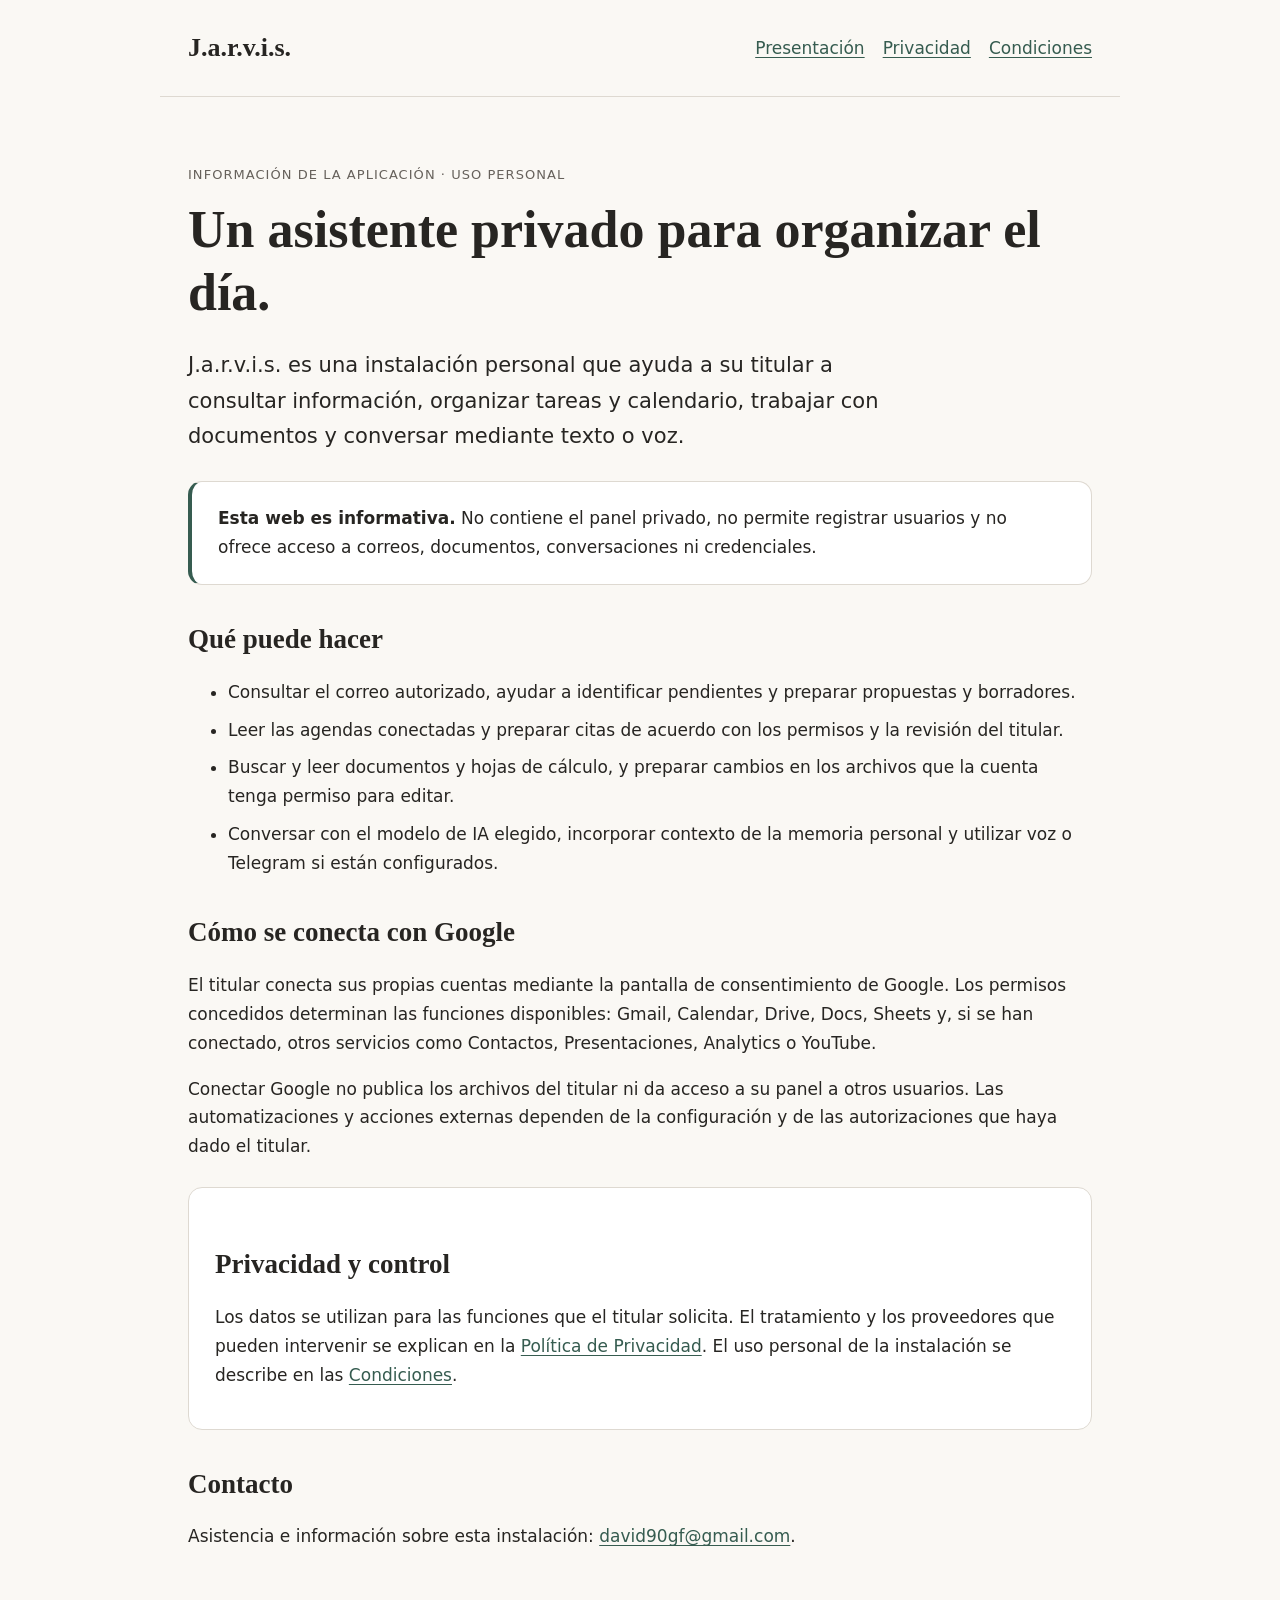
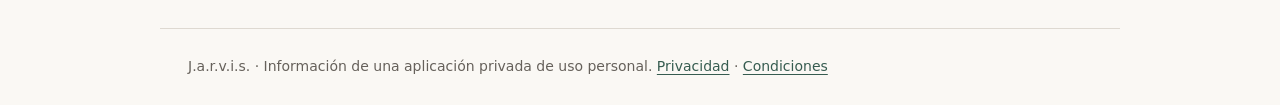
<file: index.html>
<!doctype html><html lang="es"><head><meta charset="utf-8"><meta name="viewport" content="width=device-width,initial-scale=1"><meta name="robots" content="noindex,follow"><meta name="description" content="Información sobre J.a.r.v.i.s., un asistente privado de uso personal, y sus conexiones con Google."><meta http-equiv="Content-Security-Policy" content="default-src 'none'; style-src 'self'; img-src 'self'; base-uri 'none'; form-action 'none'"><link rel="stylesheet" href="style.css"><title>J.a.r.v.i.s. · Asistente personal privado</title></head><body><header><a class="brand" href="index.html">J.a.r.v.i.s.</a><nav aria-label="Información"><a href="index.html" aria-current="page">Presentación</a><a href="privacidad.html">Privacidad</a><a href="condiciones.html">Condiciones</a></nav></header><main><p class="eyebrow">Información de la aplicación · Uso personal</p><h1>Un asistente privado para organizar el día.</h1><p class="intro">J.a.r.v.i.s. es una instalación personal que ayuda a su titular a consultar información, organizar tareas y calendario, trabajar con documentos y conversar mediante texto o voz.</p><div class="note"><strong>Esta web es informativa.</strong> No contiene el panel privado, no permite registrar usuarios y no ofrece acceso a correos, documentos, conversaciones ni credenciales.</div><h2>Qué puede hacer</h2><ul><li>Consultar el correo autorizado, ayudar a identificar pendientes y preparar propuestas y borradores.</li><li>Leer las agendas conectadas y preparar citas de acuerdo con los permisos y la revisión del titular.</li><li>Buscar y leer documentos y hojas de cálculo, y preparar cambios en los archivos que la cuenta tenga permiso para editar.</li><li>Conversar con el modelo de IA elegido, incorporar contexto de la memoria personal y utilizar voz o Telegram si están configurados.</li></ul><h2>Cómo se conecta con Google</h2><p>El titular conecta sus propias cuentas mediante la pantalla de consentimiento de Google. Los permisos concedidos determinan las funciones disponibles: Gmail, Calendar, Drive, Docs, Sheets y, si se han conectado, otros servicios como Contactos, Presentaciones, Analytics o YouTube.</p><p>Conectar Google no publica los archivos del titular ni da acceso a su panel a otros usuarios. Las automatizaciones y acciones externas dependen de la configuración y de las autorizaciones que haya dado el titular.</p><section class="card"><h2>Privacidad y control</h2><p>Los datos se utilizan para las funciones que el titular solicita. El tratamiento y los proveedores que pueden intervenir se explican en la <a href="privacidad.html">Política de Privacidad</a>. El uso personal de la instalación se describe en las <a href="condiciones.html">Condiciones</a>.</p></section><h2>Contacto</h2><p>Asistencia e información sobre esta instalación: <a href="mailto:david90gf@gmail.com">david90gf@gmail.com</a>.</p></main><footer>J.a.r.v.i.s. · Información de una aplicación privada de uso personal. <a href="privacidad.html">Privacidad</a> · <a href="condiciones.html">Condiciones</a></footer></body></html>
</file>
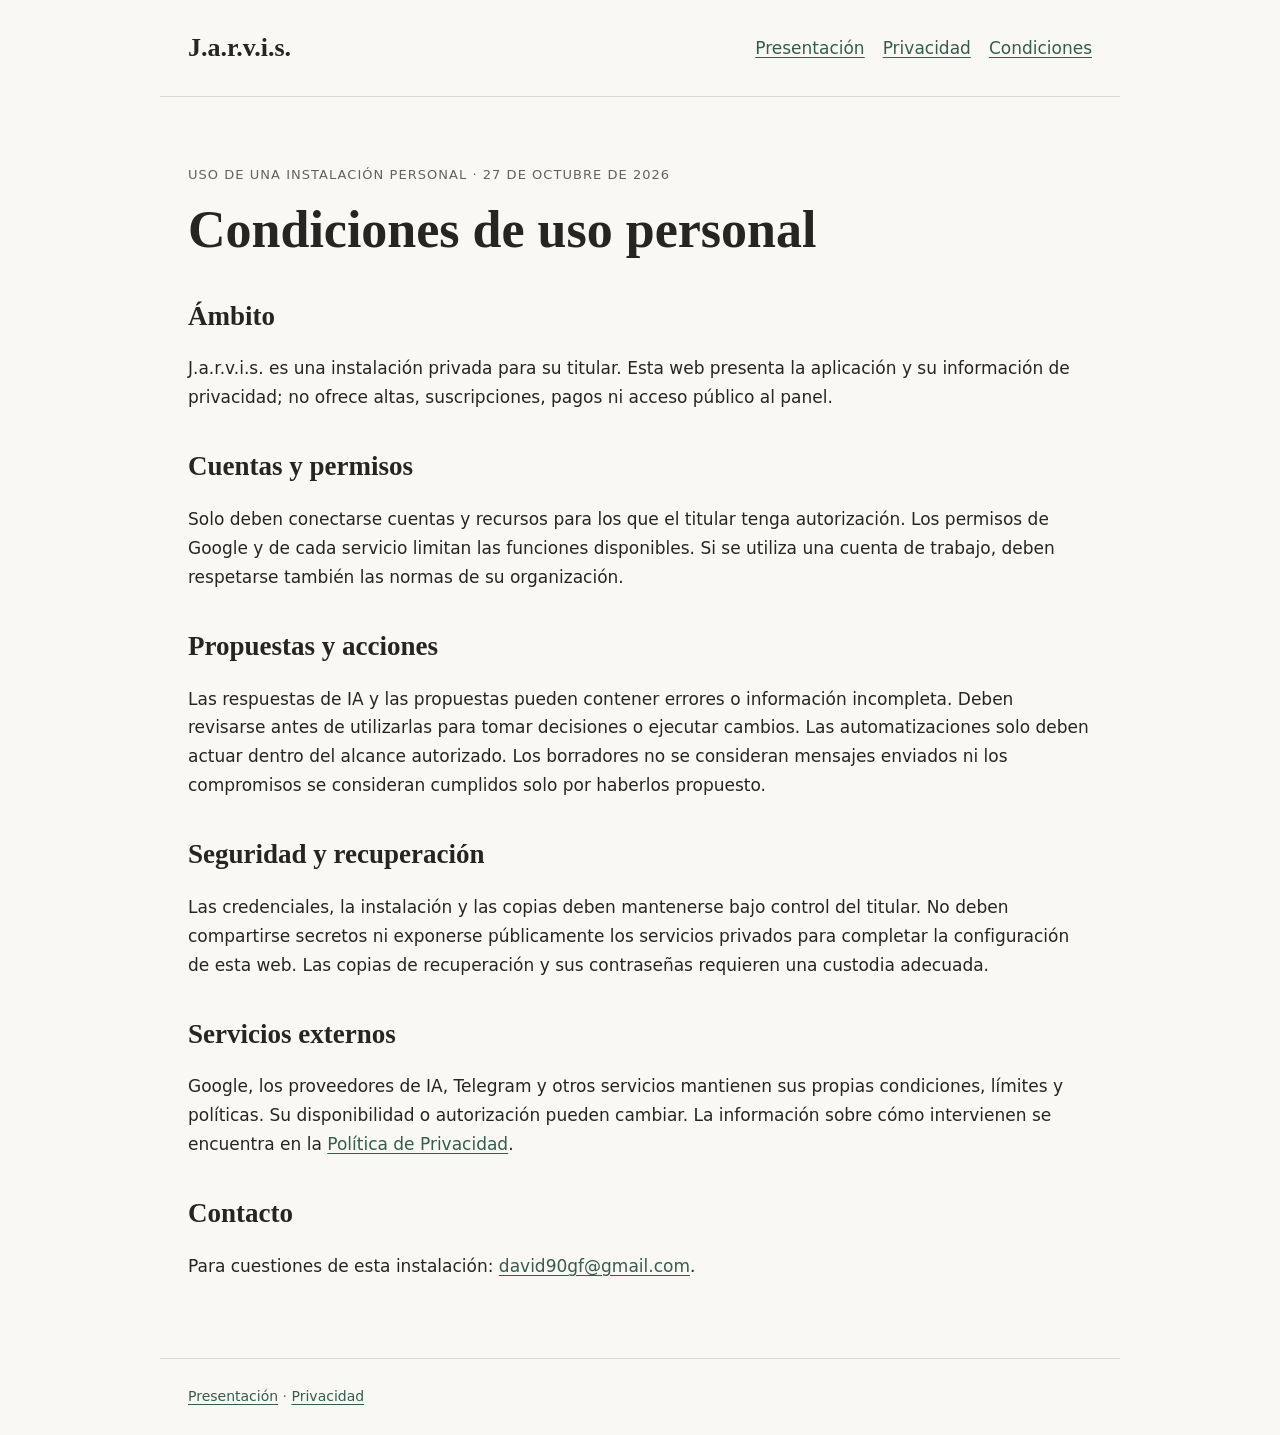
<file: condiciones.html>
<!doctype html><html lang="es"><head><meta charset="utf-8"><meta name="viewport" content="width=device-width,initial-scale=1"><meta name="robots" content="noindex,follow"><meta http-equiv="Content-Security-Policy" content="default-src 'none'; style-src 'self'; img-src 'self'; base-uri 'none'; form-action 'none'"><link rel="stylesheet" href="style.css"><title>Condiciones · J.a.r.v.i.s.</title></head><body><header><a class="brand" href="index.html">J.a.r.v.i.s.</a><nav aria-label="Información"><a href="index.html">Presentación</a><a href="privacidad.html">Privacidad</a><a href="condiciones.html" aria-current="page">Condiciones</a></nav></header><main><p class="eyebrow">Uso de una instalación personal · 27 de octubre de 2026</p><h1>Condiciones de uso personal</h1><h2>Ámbito</h2><p>J.a.r.v.i.s. es una instalación privada para su titular. Esta web presenta la aplicación y su información de privacidad; no ofrece altas, suscripciones, pagos ni acceso público al panel.</p><h2>Cuentas y permisos</h2><p>Solo deben conectarse cuentas y recursos para los que el titular tenga autorización. Los permisos de Google y de cada servicio limitan las funciones disponibles. Si se utiliza una cuenta de trabajo, deben respetarse también las normas de su organización.</p><h2>Propuestas y acciones</h2><p>Las respuestas de IA y las propuestas pueden contener errores o información incompleta. Deben revisarse antes de utilizarlas para tomar decisiones o ejecutar cambios. Las automatizaciones solo deben actuar dentro del alcance autorizado. Los borradores no se consideran mensajes enviados ni los compromisos se consideran cumplidos solo por haberlos propuesto.</p><h2>Seguridad y recuperación</h2><p>Las credenciales, la instalación y las copias deben mantenerse bajo control del titular. No deben compartirse secretos ni exponerse públicamente los servicios privados para completar la configuración de esta web. Las copias de recuperación y sus contraseñas requieren una custodia adecuada.</p><h2>Servicios externos</h2><p>Google, los proveedores de IA, Telegram y otros servicios mantienen sus propias condiciones, límites y políticas. Su disponibilidad o autorización pueden cambiar. La información sobre cómo intervienen se encuentra en la <a href="privacidad.html">Política de Privacidad</a>.</p><h2>Contacto</h2><p>Para cuestiones de esta instalación: <a href="mailto:david90gf@gmail.com">david90gf@gmail.com</a>.</p></main><footer><a href="index.html">Presentación</a> · <a href="privacidad.html">Privacidad</a></footer></body></html>
</file>
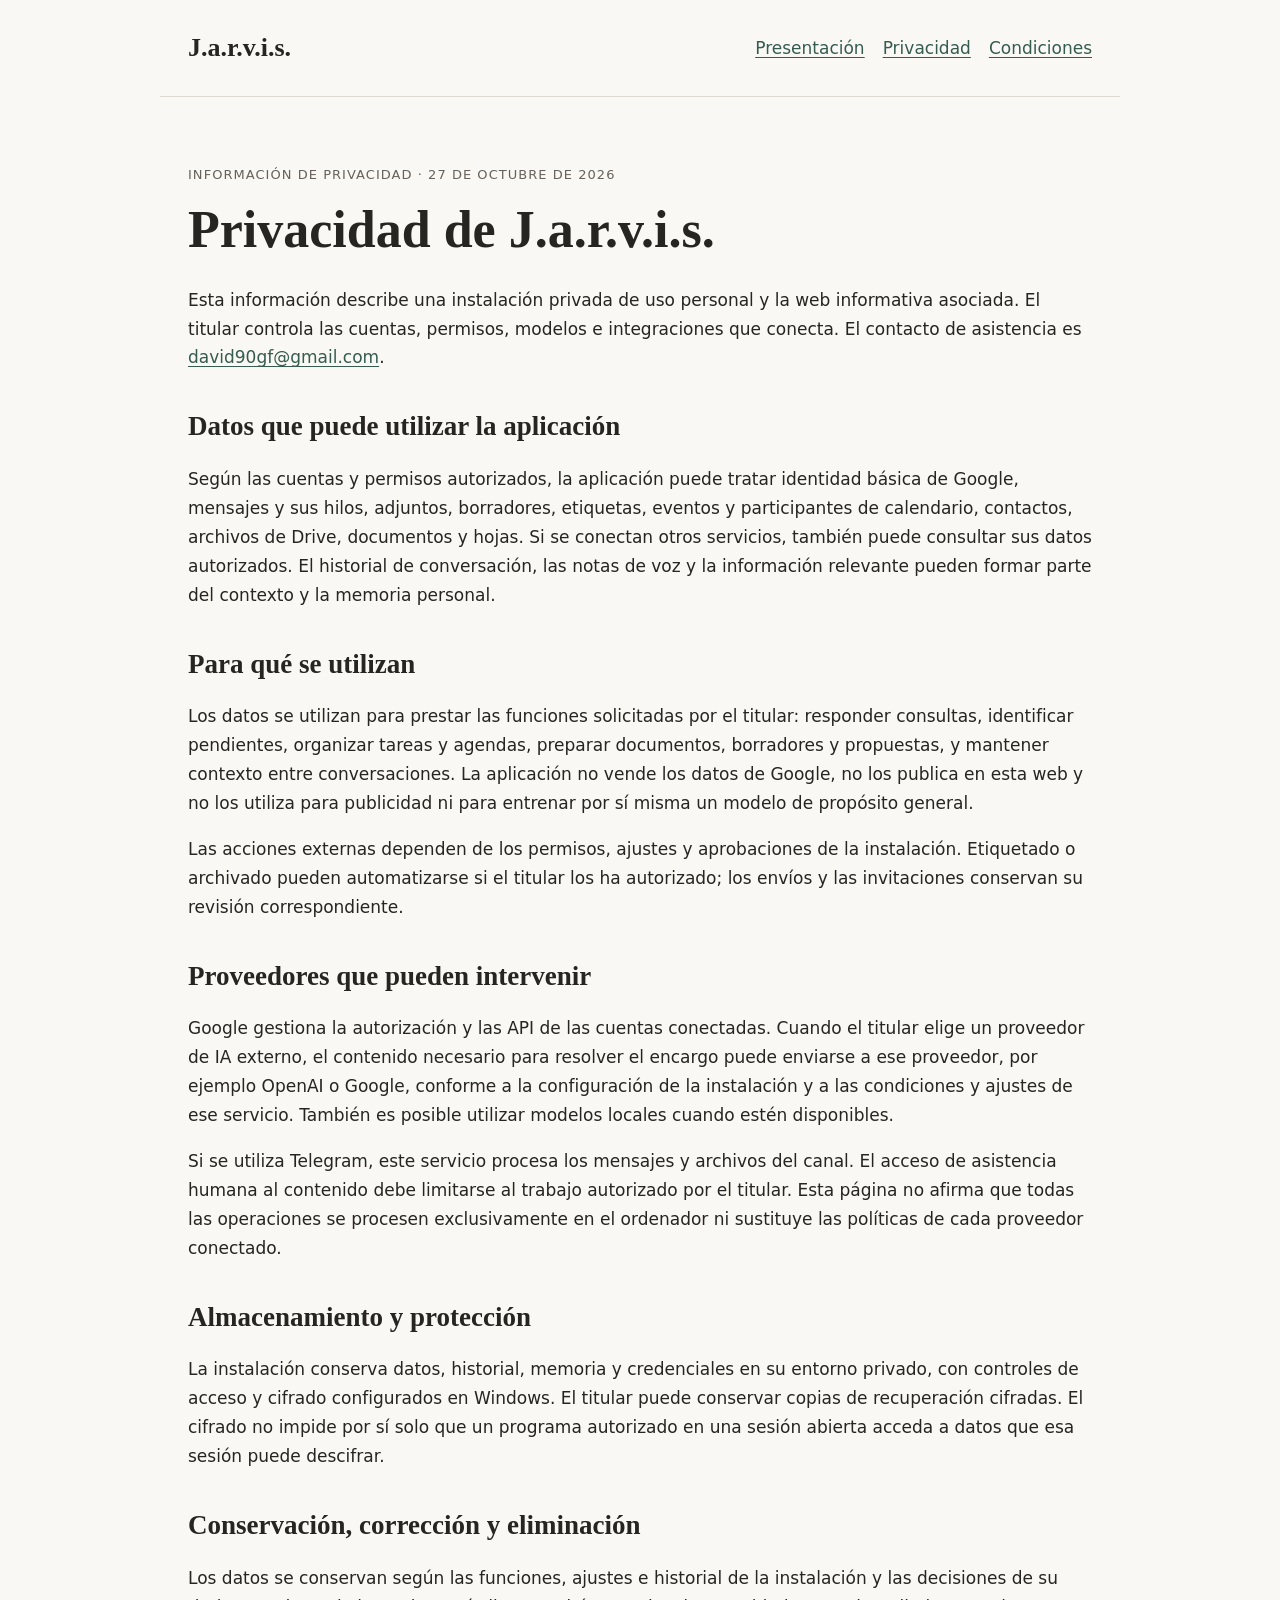
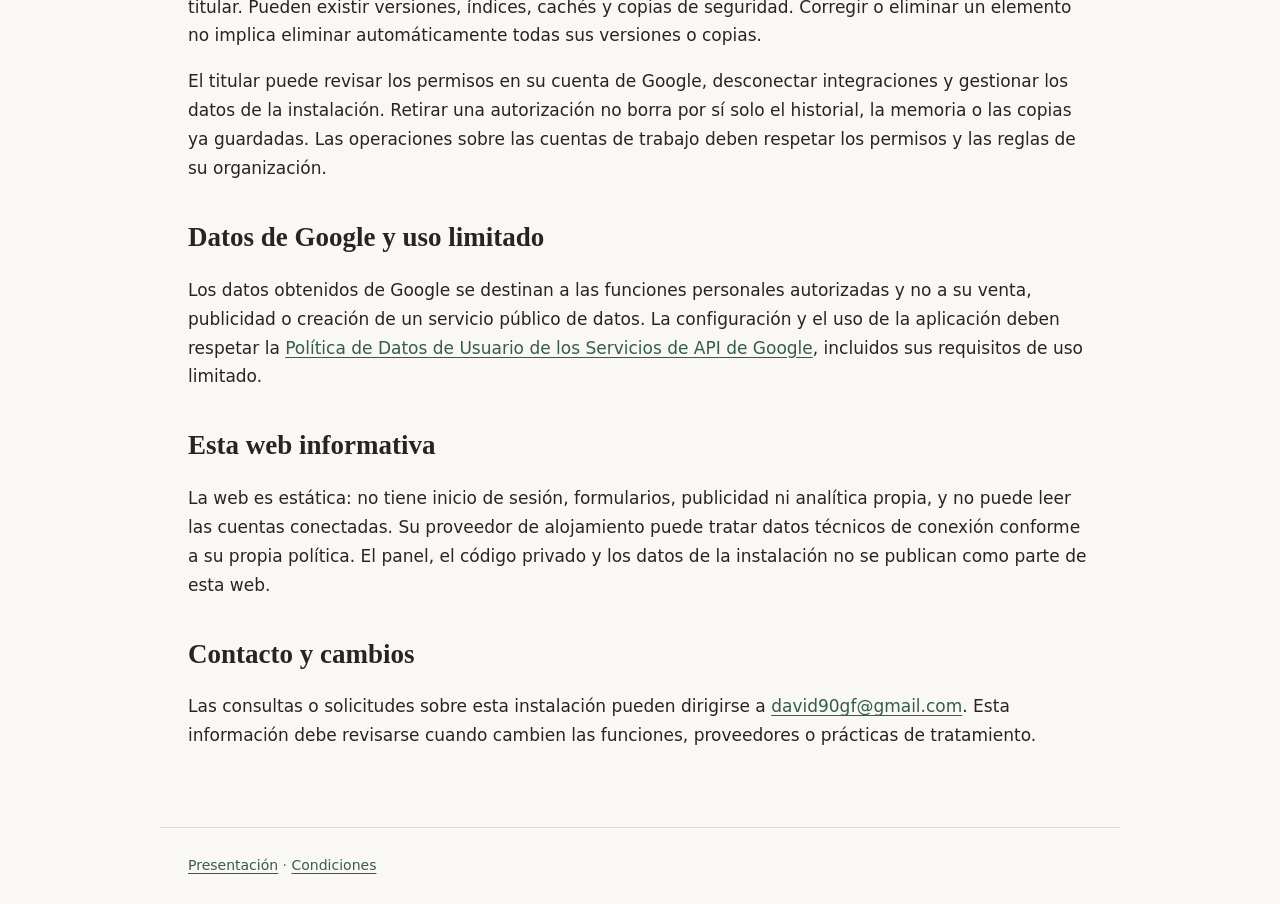
<file: privacidad.html>
<!doctype html><html lang="es"><head><meta charset="utf-8"><meta name="viewport" content="width=device-width,initial-scale=1"><meta name="robots" content="noindex,follow"><meta http-equiv="Content-Security-Policy" content="default-src 'none'; style-src 'self'; img-src 'self'; base-uri 'none'; form-action 'none'"><link rel="stylesheet" href="style.css"><title>Privacidad · J.a.r.v.i.s.</title></head><body><header><a class="brand" href="index.html">J.a.r.v.i.s.</a><nav aria-label="Información"><a href="index.html">Presentación</a><a href="privacidad.html" aria-current="page">Privacidad</a><a href="condiciones.html">Condiciones</a></nav></header><main><p class="eyebrow">Información de privacidad · 27 de octubre de 2026</p><h1>Privacidad de J.a.r.v.i.s.</h1><p>Esta información describe una instalación privada de uso personal y la web informativa asociada. El titular controla las cuentas, permisos, modelos e integraciones que conecta. El contacto de asistencia es <a href="mailto:david90gf@gmail.com">david90gf@gmail.com</a>.</p><h2>Datos que puede utilizar la aplicación</h2><p>Según las cuentas y permisos autorizados, la aplicación puede tratar identidad básica de Google, mensajes y sus hilos, adjuntos, borradores, etiquetas, eventos y participantes de calendario, contactos, archivos de Drive, documentos y hojas. Si se conectan otros servicios, también puede consultar sus datos autorizados. El historial de conversación, las notas de voz y la información relevante pueden formar parte del contexto y la memoria personal.</p><h2>Para qué se utilizan</h2><p>Los datos se utilizan para prestar las funciones solicitadas por el titular: responder consultas, identificar pendientes, organizar tareas y agendas, preparar documentos, borradores y propuestas, y mantener contexto entre conversaciones. La aplicación no vende los datos de Google, no los publica en esta web y no los utiliza para publicidad ni para entrenar por sí misma un modelo de propósito general.</p><p>Las acciones externas dependen de los permisos, ajustes y aprobaciones de la instalación. Etiquetado o archivado pueden automatizarse si el titular los ha autorizado; los envíos y las invitaciones conservan su revisión correspondiente.</p><h2>Proveedores que pueden intervenir</h2><p>Google gestiona la autorización y las API de las cuentas conectadas. Cuando el titular elige un proveedor de IA externo, el contenido necesario para resolver el encargo puede enviarse a ese proveedor, por ejemplo OpenAI o Google, conforme a la configuración de la instalación y a las condiciones y ajustes de ese servicio. También es posible utilizar modelos locales cuando estén disponibles.</p><p>Si se utiliza Telegram, este servicio procesa los mensajes y archivos del canal. El acceso de asistencia humana al contenido debe limitarse al trabajo autorizado por el titular. Esta página no afirma que todas las operaciones se procesen exclusivamente en el ordenador ni sustituye las políticas de cada proveedor conectado.</p><h2>Almacenamiento y protección</h2><p>La instalación conserva datos, historial, memoria y credenciales en su entorno privado, con controles de acceso y cifrado configurados en Windows. El titular puede conservar copias de recuperación cifradas. El cifrado no impide por sí solo que un programa autorizado en una sesión abierta acceda a datos que esa sesión puede descifrar.</p><h2>Conservación, corrección y eliminación</h2><p>Los datos se conservan según las funciones, ajustes e historial de la instalación y las decisiones de su titular. Pueden existir versiones, índices, cachés y copias de seguridad. Corregir o eliminar un elemento no implica eliminar automáticamente todas sus versiones o copias.</p><p>El titular puede revisar los permisos en su cuenta de Google, desconectar integraciones y gestionar los datos de la instalación. Retirar una autorización no borra por sí solo el historial, la memoria o las copias ya guardadas. Las operaciones sobre las cuentas de trabajo deben respetar los permisos y las reglas de su organización.</p><h2>Datos de Google y uso limitado</h2><p>Los datos obtenidos de Google se destinan a las funciones personales autorizadas y no a su venta, publicidad o creación de un servicio público de datos. La configuración y el uso de la aplicación deben respetar la <a href="https://developers.google.com/terms/api-services-user-data-policy">Política de Datos de Usuario de los Servicios de API de Google</a>, incluidos sus requisitos de uso limitado.</p><h2>Esta web informativa</h2><p>La web es estática: no tiene inicio de sesión, formularios, publicidad ni analítica propia, y no puede leer las cuentas conectadas. Su proveedor de alojamiento puede tratar datos técnicos de conexión conforme a su propia política. El panel, el código privado y los datos de la instalación no se publican como parte de esta web.</p><h2>Contacto y cambios</h2><p>Las consultas o solicitudes sobre esta instalación pueden dirigirse a <a href="mailto:david90gf@gmail.com">david90gf@gmail.com</a>. Esta información debe revisarse cuando cambien las funciones, proveedores o prácticas de tratamiento.</p></main><footer><a href="index.html">Presentación</a> · <a href="condiciones.html">Condiciones</a></footer></body></html>
</file>
<file: style.css>
:root{color-scheme:light;--ink:#272522;--muted:#66615b;--line:#ded9d1;--paper:#faf8f4;--accent:#365c50}*{box-sizing:border-box}body{margin:0;background:var(--paper);color:var(--ink);font:17px/1.7 system-ui,-apple-system,BlinkMacSystemFont,"Segoe UI",sans-serif}header,main,footer{max-width:960px;margin:auto;padding:26px 28px}header{display:flex;gap:22px;justify-content:space-between;align-items:center;border-bottom:1px solid var(--line)}.brand{font-family:Georgia,serif;font-size:26px;font-weight:bold;color:var(--ink);text-decoration:none}nav{display:flex;gap:18px;flex-wrap:wrap}a{color:var(--accent);text-underline-offset:3px}main{padding-top:54px;padding-bottom:60px}h1,h2{font-family:Georgia,serif;line-height:1.2}h1{font-size:clamp(34px,6vw,52px);margin:10px 0 24px}h2{font-size:27px;margin-top:38px}.eyebrow{font-size:13px;letter-spacing:.08em;text-transform:uppercase;color:var(--muted)}.intro{font-size:21px;max-width:740px}.note,section.card{background:white;border:1px solid var(--line);border-radius:14px;padding:22px 26px;margin:26px 0}.note{border-left:4px solid var(--accent)}li+li{margin-top:9px}footer{border-top:1px solid var(--line);font-size:14px;color:var(--muted)}@media(max-width:620px){header{align-items:flex-start;flex-direction:column;gap:12px}header,main,footer{padding-left:20px;padding-right:20px}main{padding-top:34px}.intro{font-size:19px}}
</file>
